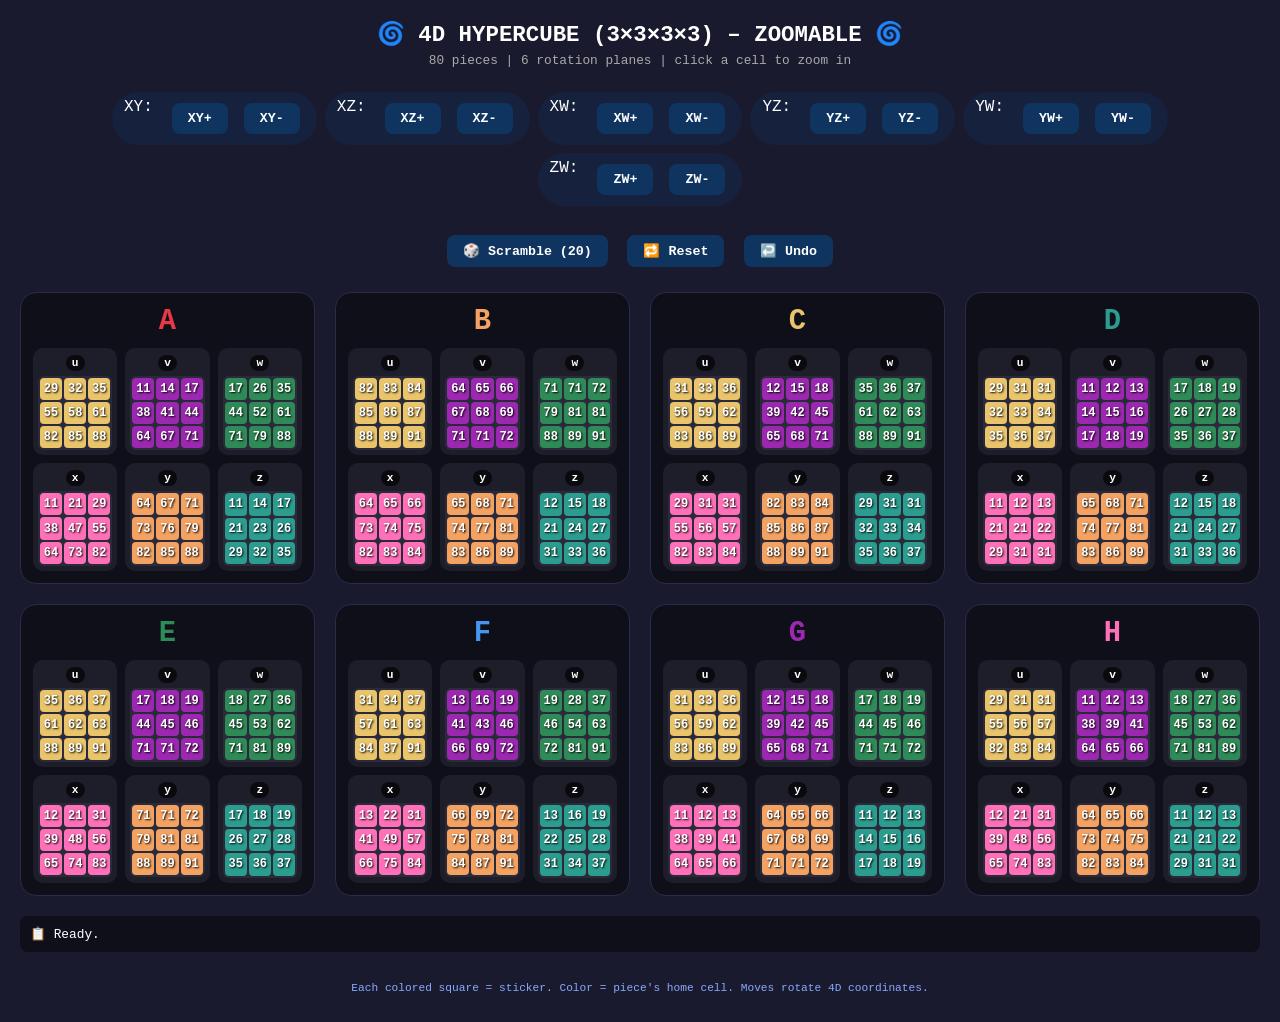
<file: index.html>
<!DOCTYPE html>
<html lang="en">
<head>
    <meta charset="UTF-8">
    <meta name="viewport" content="width=device-width, initial-scale=1.0">
    <title>4D Hypercube (3×3×3×3) – Zoomable</title>
    <link rel="stylesheet" href="styles.css">
</head>
<body>

<h1>🌀 4D HYPERCUBE (3×3×3×3) – ZOOMABLE 🌀</h1>
<div class="sub">80 pieces | 6 rotation planes | click a cell to zoom in</div>

<div class="controls" id="movePanel"></div>

<div class="controls">
    <button id="scrambleBtn">🎲 Scramble (20)</button>
    <button id="resetBtn">🔁 Reset</button>
    <button id="undoBtn">↩️ Undo</button>
</div>

<!-- Main grid view -->
<div id="dashboard" class="dashboard"></div>

<!-- Zoomed view -->
<div id="zoomedView" class="zoomed-container">
    <div class="zoomed-main">
        <div class="zoomed-header">
            <div class="zoomed-title" id="zoomedTitle">Cell A</div>
            <button class="back-btn" id="backBtn">← Back to All Cells</button>
        </div>
        <div class="cross-layout" id="crossLayout"></div>
    </div>
    <div class="sidebar">
        <div class="sidebar-title">Other Cells</div>
        <div id="sidebarCells"></div>
    </div>
</div>



<!-- Level 3: Single Face Zoom -->
<div id="faceZoomView" class="face-zoom-container">
    <div class="face-zoom-main">
        <div class="face-zoom-header">
            <div>
                <div class="face-zoom-title" id="faceZoomTitle">Cell A - Face u</div>
                <div class="face-zoom-subtitle" id="faceZoomSubtitle">Fixed: w=-1, y=+1</div>
            </div>
            <button class="back-btn" id="backToCellBtn">← Back to Cell</button>
        </div>
        
        <div class="face-zoom-content">
            <!-- Main: Large 3x3 Grid -->
            <div class="large-face-viewer">
                <div class="large-face-grid" id="largeFaceGrid">
                    <!-- 3x3 grid will be rendered here -->
                </div>
            </div>
            
            <!-- Sidebar: Other 5 Faces -->
            <div class="face-sidebar">
                <div class="sidebar-title">Other Faces of This Cell</div>
                <div id="otherFacesList">
                    <!-- Other faces will be rendered here -->
                </div>
            </div>
        </div>
    </div>
</div>

<div id="logPanel" class="log">📋 Ready. Click any cell to zoom in.</div>
<div class="footer">Each colored square = sticker. Color = piece's home cell. Moves rotate 4D coordinates.</div>

<script type="module" src="js/main.js"></script>
</body>
</html>
</file>
<file: styles.css>
* { box-sizing: border-box; }
body { 
    background: #1a1a2e; 
    font-family: 'Segoe UI', monospace; 
    color: white; 
    padding: 20px; 
    margin: 0;
    min-height: 100vh;
}
h1 { font-size: 1.4rem; text-align: center; margin: 0 0 5px; }
.sub { text-align: center; font-size: 0.8rem; color: #aaa; margin-bottom: 20px; }
.controls { text-align: center; margin-bottom: 20px; }
button { 
    background: #0f3460; 
    border: none; 
    color: white; 
    padding: 8px 16px; 
    margin: 5px; 
    border-radius: 8px; 
    cursor: pointer; 
    font-family: monospace; 
    font-weight: bold;
    transition: 0.2s;
}
button:hover { background: #1a4a7a; transform: scale(1.05); }

.dashboard { 
    display: grid; 
    grid-template-columns: repeat(4, 1fr); 
    gap: 20px; 
    max-width: 1400px; 
    margin: 0 auto; 
}
.cell { 
    background: #0f0f1a; 
    border-radius: 16px; 
    padding: 12px; 
    border: 1px solid #2a2a4a;
    cursor: pointer;
    transition: 0.3s;
}
.cell:hover { 
    border-color: #4a6a9a; 
    transform: translateY(-5px);
    box-shadow: 0 10px 30px rgba(0,0,0,0.5);
}
.cell-title { 
    text-align: center; 
    font-size: 1.8rem; 
    font-weight: bold; 
    margin-bottom: 10px; 
}
.faces { 
    display: grid; 
    grid-template-columns: repeat(3, 1fr); 
    gap: 8px; 
}
.face { 
    background: #1e1e2a; 
    border-radius: 10px; 
    padding: 5px; 
    text-align: center; 
}
.face-label { 
    font-size: 0.7rem; 
    font-weight: bold; 
    background: #000000aa; 
    display: inline-block; 
    padding: 2px 6px; 
    border-radius: 20px; 
    margin-bottom: 5px; 
}
.grid-3x3 { 
    display: grid; 
    grid-template-columns: repeat(3, 1fr); 
    gap: 2px; 
    background: #2a2a3a; 
    padding: 2px; 
    border-radius: 6px; 
}
.sticker { 
    aspect-ratio: 1; 
    border-radius: 4px; 
    transition: 0.05s linear; 
    
    /* --- NEW: Make the License Plate numbers visible and centered --- */
    display: flex;
    align-items: center;
    justify-content: center;
    font-weight: bold;
    color: white;
    text-shadow: 1px 1px 2px black; /* Makes text readable on light colors */
    font-size: 0.75rem;
    user-select: none; /* Prevents highlighting the text when clicking */
}

.footer { 
    text-align: center; 
    margin-top: 30px; 
    font-size: 0.7rem; 
    color: #88aaff; 
}
.log { 
    background: #0f0f1a; 
    padding: 10px; 
    margin-top: 20px; 
    border-radius: 8px; 
    max-height: 150px; 
    overflow-y: auto; 
    font-size: 0.8rem; 
    font-family: monospace; 
}
.move-group { 
    display: inline-flex; 
    flex-wrap: wrap; 
    justify-content: center; 
    gap: 6px; 
    background: #16213e; 
    padding: 6px 12px; 
    border-radius: 30px; 
    margin: 4px; 
}

/* Zoomed View Styles */
.zoomed-container {
    display: none;
    max-width: 1600px;
    margin: 0 auto;
    gap: 20px;
}
.zoomed-container.active {
    display: flex;
}
.zoomed-main {
    flex: 1;
    background: #0f0f1a;
    border-radius: 16px;
    padding: 20px;
    border: 1px solid #2a2a4a;
}
.zoomed-header {
    display: flex;
    justify-content: space-between;
    align-items: center;
    margin-bottom: 20px;
}
.zoomed-title {
    font-size: 2.5rem;
    font-weight: bold;
}
.back-btn {
    background: #4a1a6a;
    padding: 10px 20px;
    font-size: 1rem;
}
.back-btn:hover { background: #6a2a8a; }


/* Level 3: Face Zoom Styles */
.face-zoom-container {
    display: none;
    max-width: 1200px;
    margin: 0 auto;
}
.face-zoom-container.active {
    display: block;
}
.face-zoom-main {
    background: #0f0f1a;
    border-radius: 16px;
    padding: 20px;
    border: 1px solid #2a2a4a;
}
.face-zoom-header {
    display: flex;
    justify-content: space-between;
    align-items: center;
    margin-bottom: 30px;
    padding-bottom: 20px;
    border-bottom: 2px solid #2a2a4a;
}
.face-zoom-title {
    font-size: 2rem;
    font-weight: bold;
    margin-bottom: 5px;
}
.face-zoom-subtitle {
    font-size: 1rem;
    color: #888;
}
.face-zoom-content {
    display: flex;
    gap: 30px;
    align-items: flex-start;
}
.large-face-grid {
    display: grid;
    grid-template-columns: repeat(3, 1fr);
    gap: 10px;
    background: #1e1e2a;
    padding: 20px;
    border-radius: 12px;
}
.large-face-grid .sticker {
    width: 100px;
    height: 100px;
    font-size: 2rem;
    border-radius: 8px;
}
.face-details {
    flex: 1;
    background: #1e1e2a;
    padding: 20px;
    border-radius: 12px;
}
.face-details h3 {
    margin-top: 0;
    margin-bottom: 15px;
    color: #88aaff;
}
.face-details-content, #affectedRotations {
    background: #0f0f1a;
    padding: 15px;
    border-radius: 8px;
    margin-bottom: 20px;
}
.detail-row {
    display: flex;
    justify-content: space-between;
    padding: 8px 0;
    border-bottom: 1px solid #2a2a4a;
}
.detail-row:last-child {
    border-bottom: none;
}
.rotation-btn {
    display: inline-block;
    margin: 5px;
    padding: 8px 12px;
    background: #0f3460;
    border-radius: 6px;
    cursor: pointer;
    font-family: monospace;
}
.rotation-btn:hover {
    background: #1a4a7a;
}
@media (max-width: 900px) {
    .face-zoom-content {
        flex-direction: column;
    }
    .large-face-grid .sticker {
        width: 70px;
        height: 70px;
        font-size: 1.2rem;
    }
}

.cross-layout {
    display: grid;
    grid-template-columns: repeat(3, 1fr);
    grid-template-rows: repeat(4, 1fr);
    gap: 15px;
    max-width: 800px;
    margin: 0 auto;
}
/* DELETE THIS DUPLICATE BLOCK */
.cross-face {
    background: #1e1e2a;
    border-radius: 12px;
    padding: 10px;
    text-align: center;
}
.cross-face .face-label {
    font-size: 1rem;
    padding: 4px 12px;
}
.cross-face .grid-3x3 {
    gap: 4px;
    padding: 4px;
}
.cross-face .sticker {
    font-size: 0.8rem;
    display: flex;
    align-items: center;
    justify-content: center;
    font-weight: bold;
}
.cross-face.top { grid-column: 2; grid-row: 1; }
.cross-face.left { grid-column: 1; grid-row: 2; }
.cross-face.center { grid-column: 2; grid-row: 2; }
.cross-face.right { grid-column: 3; grid-row: 2; }
.cross-face.bottom { grid-column: 2; grid-row: 3; }
.cross-face.back { grid-column: 2; grid-row: 4; }

.sidebar {
    width: 250px;
    background: #0f0f1a;
    border-radius: 16px;
    padding: 15px;
    border: 1px solid #2a2a4a;
    height: fit-content;
}
.sidebar-title {
    text-align: center;
    font-size: 1rem;
    margin-bottom: 15px;
    color: #aaa;
}
.sidebar-cell {
    background: #1e1e2a;
    border-radius: 10px;
    padding: 10px;
    margin-bottom: 10px;
    cursor: pointer;
    transition: 0.2s;
    border: 2px solid transparent;
}
.sidebar-cell:hover {
    border-color: #4a6a9a;
    transform: scale(1.02);
}
.sidebar-cell-title {
    text-align: center;
    font-size: 1.2rem;
    font-weight: bold;
    margin-bottom: 8px;
}
.sidebar-faces {
    display: grid;
    grid-template-columns: repeat(3, 1fr);
    gap: 4px;
}
.sidebar-face {
    background: #2a2a3a;
    border-radius: 4px;
    padding: 2px;
}
.sidebar-face .grid-3x3 {
    gap: 1px;
    padding: 1px;
}
.sidebar-face .sticker {
    min-height: 15px;
}

/* Face Zoom Sidebar Styles */
.face-zoom-content {
    display: flex;
    gap: 30px;
    align-items: flex-start;
}
.large-face-viewer {
    flex: 1;
    display: flex;
    justify-content: center;
    align-items: center;
    background: #1e1e2a;
    padding: 40px;
    border-radius: 16px;
}
.large-face-grid {
    display: grid;
    grid-template-columns: repeat(3, 1fr);
    gap: 15px;
}
.large-face-grid .sticker {
    width: 120px;
    height: 120px;
    font-size: 2.5rem;
    border-radius: 12px;
    box-shadow: 0 4px 15px rgba(0,0,0,0.3);
}
.face-sidebar {
    width: 300px;
    background: #0f0f1a;
    border-radius: 16px;
    padding: 20px;
    border: 1px solid #2a2a4a;
}
.face-sidebar .sidebar-title {
    text-align: center;
    font-size: 1.1rem;
    margin-bottom: 20px;
    color: #88aaff;
    font-weight: bold;
}
.other-face-item {
    background: #1e1e2a;
    border-radius: 10px;
    padding: 15px;
    margin-bottom: 15px;
    cursor: pointer;
    transition: 0.2s;
    border: 2px solid transparent;
}
.other-face-item:hover {
    border-color: #4a6a9a;
    transform: translateX(5px);
}
.other-face-label {
    text-align: center;
    font-size: 1.3rem;
    font-weight: bold;
    margin-bottom: 10px;
    color: white;
}
.other-face-grid {
    display: grid;
    grid-template-columns: repeat(3, 1fr);
    gap: 3px;
}
.other-face-grid .sticker {
    width: 30px;
    height: 30px;
    font-size: 0.7rem;
    border-radius: 4px;
}
@media (max-width: 1200px) {
    .face-zoom-content {
        flex-direction: column;
    }
    .face-sidebar {
        width: 100%;
    }
    .large-face-grid .sticker {
        width: 80px;
        height: 80px;
        font-size: 1.5rem;
    }
}


@media (max-width: 1200px) { 
    .zoomed-container.active { flex-direction: column; }
    .sidebar { width: 100%; }
}
@media (max-width: 900px) { 
    .dashboard { grid-template-columns: repeat(2, 1fr); } 
}
@media (max-width: 550px) { 
    .dashboard { grid-template-columns: 1fr; } 
}
</file>
